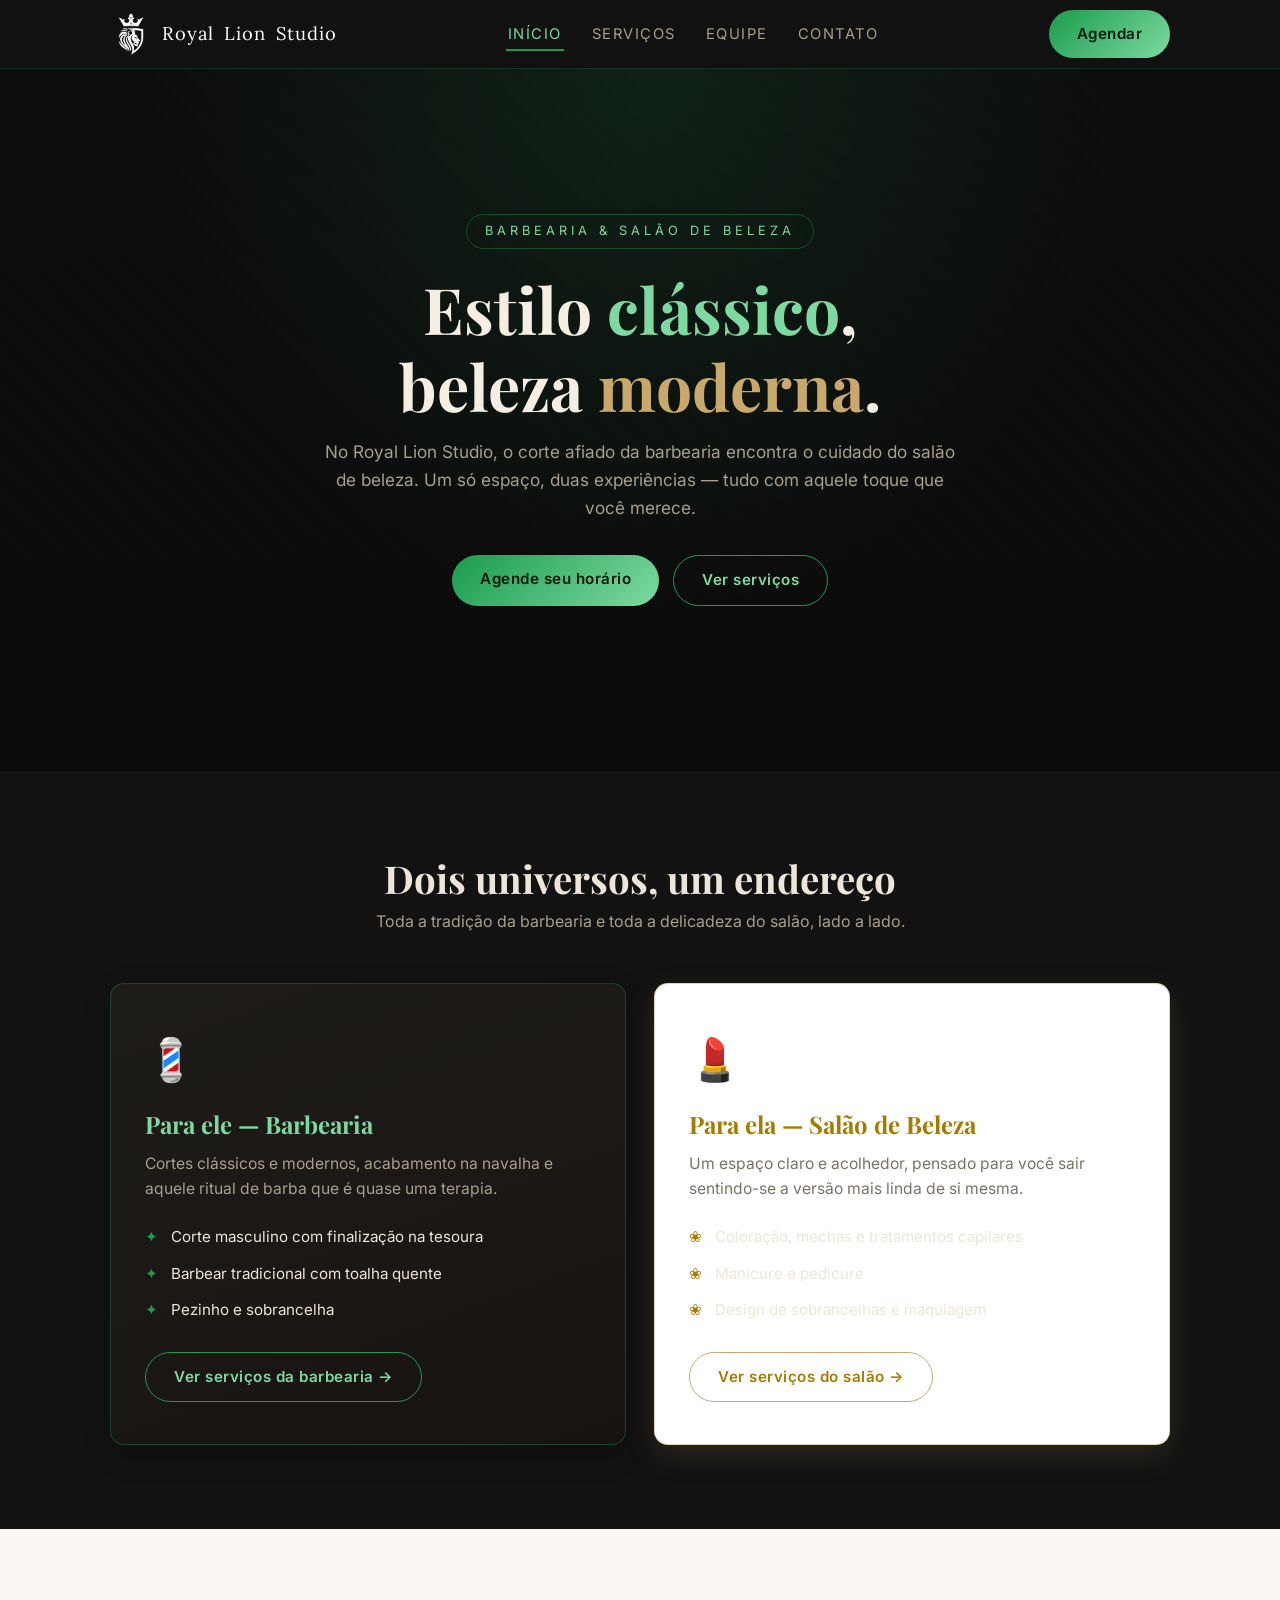
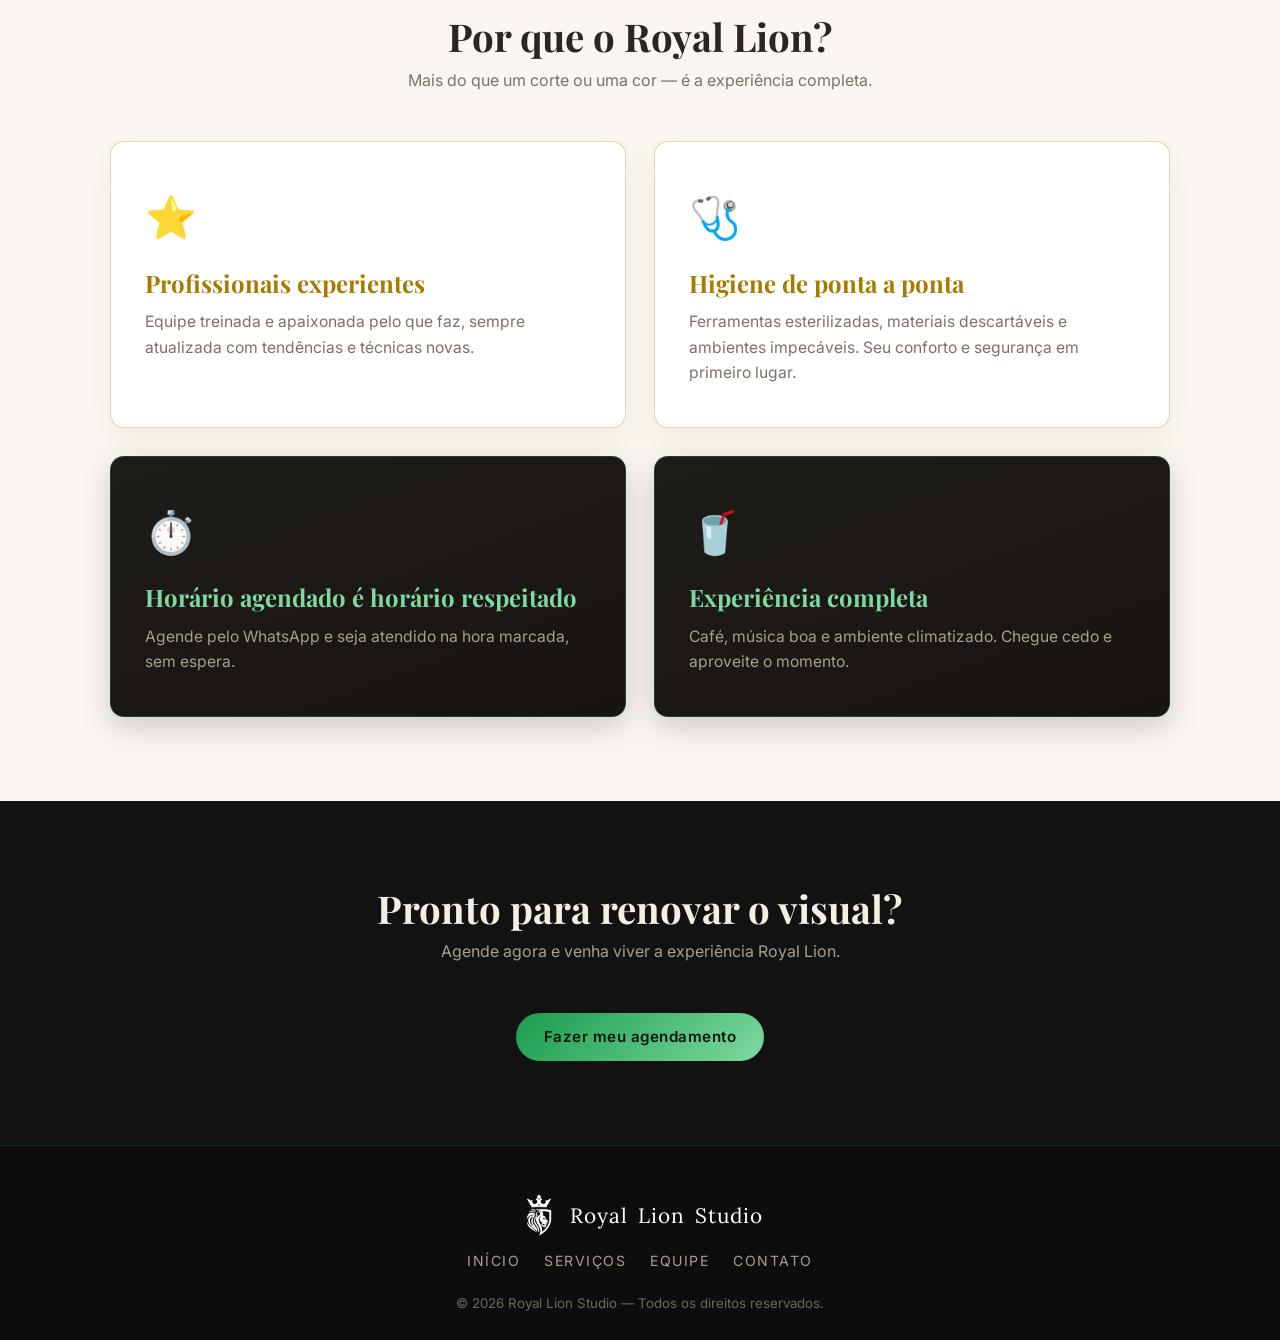
<file: index.html>
<!DOCTYPE html>
<html lang="pt-BR">
<head>
  <meta charset="UTF-8" />
  <meta name="viewport" content="width=device-width, initial-scale=1.0" />
  <title>Royal Lion Studio — Barbearia & Salão de Beleza</title>
  <meta name="description" content="Royal Lion Studio: barbearia clássica e salão de beleza em um só lugar. Cortes, barba, coloração, unhas e muito mais." />
  <link rel="preconnect" href="https://fonts.googleapis.com" />
  <link rel="preconnect" href="https://fonts.gstatic.com" crossorigin />
  <link href="https://fonts.googleapis.com/css2?family=Playfair+Display:wght@600;700&family=Inter:wght@400;600&family=Lora:ital,wght@0,600;0,700&display=swap" rel="stylesheet" />
  <link rel="stylesheet" href="css/style.css" />
</head>
<body>

  <header class="topbar">
    <div class="container">
      <a href="index.html" class="brand">
        <img src="img/logo-royal-lion.png" alt="Logotipo Royal Lion Studio" class="logo-img" /> Royal <span class="two">Lion</span> Studio
      </a>
      <button class="btn-menu" aria-label="Abrir menu">☰</button>
      <nav>
        <ul class="nav-links">
          <li><a href="index.html" class="active">Início</a></li>
          <li class="dropdown">
            <a href="servicos.html">Serviços</a>
            <ul class="dropdown-menu">
              <li><a href="servicos.html#barbearia">💈 Barbearia</a></li>
              <li><a href="servicos.html#salao">💅 Salão de Beleza</a></li>
            </ul>
          </li>
          <li><a href="equipe.html">Equipe</a></li>
          <li><a href="contato.html">Contato</a></li>
        </ul>
      </nav>
      <a href="contato.html" class="btn btn-green">Agendar</a>
    </div>
  </header>

  <section class="hero">
    <div class="container">
      <span class="eyebrow">Barbearia & Salão de Beleza</span>
      <h1>Estilo <span class="green">clássico</span>,<br />beleza <span class="rose">moderna</span>.</h1>
      <p class="lead">
        No Royal Lion Studio, o corte afiado da barbearia encontra o cuidado do salão de beleza.
        Um só espaço, duas experiências — tudo com aquele toque que você merece.
      </p>
      <div class="hero-actions">
        <a href="contato.html" class="btn btn-green">Agende seu horário</a>
        <a href="servicos.html" class="btn btn-outline">Ver serviços</a>
      </div>
    </div>
  </section>

  <section>
    <div class="container">
      <h2 class="section-title">Dois universos, um endereço</h2>
      <p class="section-sub">Toda a tradição da barbearia e toda a delicadeza do salão, lado a lado.</p>
      <div class="split">
        <div class="card card-dark reveal">
          <span class="icon-big">💈</span>
          <h3>Para ele — Barbearia</h3>
          <p>Cortes clássicos e modernos, acabamento na navalha e aquele ritual de barba que é quase uma terapia.</p>
          <ul>
            <li>Corte masculino com finalização na tesoura</li>
            <li>Barbear tradicional com toalha quente</li>
            <li>Pezinho e sobrancelha</li>
          </ul>
          <a href="servicos.html#barbearia" class="btn btn-outline">Ver serviços da barbearia →</a>
        </div>
        <div class="card card-light reveal">
          <span class="icon-big">💄</span>
          <h3>Para ela — Salão de Beleza</h3>
          <p>Um espaço claro e acolhedor, pensado para você sair sentindo-se a versão mais linda de si mesma.</p>
          <ul>
            <li>Coloração, mechas e tratamentos capilares</li>
            <li>Manicure e pedicure</li>
            <li>Design de sobrancelhas e maquiagem</li>
          </ul>
          <a href="servicos.html#salao" class="btn btn-outline-gold">Ver serviços do salão →</a>
        </div>
      </div>
    </div>
  </section>

  <section class="light-section">
    <div class="container">
      <h2 class="section-title">Por que o Royal Lion?</h2>
      <p class="section-sub">Mais do que um corte ou uma cor — é a experiência completa.</p>
      <div class="split">
        <div class="card card-light reveal">
          <span class="icon-big">⭐</span>
          <h3>Profissionais experientes</h3>
          <p>Equipe treinada e apaixonada pelo que faz, sempre atualizada com tendências e técnicas novas.</p>
        </div>
        <div class="card card-light reveal">
          <span class="icon-big">🩺</span>
          <h3>Higiene de ponta a ponta</h3>
          <p>Ferramentas esterilizadas, materiais descartáveis e ambientes impecáveis. Seu conforto e segurança em primeiro lugar.</p>
        </div>
        <div class="card card-dark reveal">
          <span class="icon-big">⏱️</span>
          <h3>Horário agendado é horário respeitado</h3>
          <p>Agende pelo WhatsApp e seja atendido na hora marcada, sem espera.</p>
        </div>
        <div class="card card-dark reveal">
          <span class="icon-big">🥤</span>
          <h3>Experiência completa</h3>
          <p>Café, música boa e ambiente climatizado. Chegue cedo e aproveite o momento.</p>
        </div>
      </div>
    </div>
  </section>

  <section>
    <div class="container" style="text-align:center;">
      <h2 class="section-title" style="color:var(--cream)">Pronto para renovar o visual?</h2>
      <p class="section-sub">Agende agora e venha viver a experiência Royal Lion.</p>
      <a href="contato.html" class="btn btn-green">Fazer meu agendamento</a>
    </div>
  </section>

  <footer>
    <div class="container">
      <a href="index.html" class="brand"><img src="img/logo-royal-lion.png" alt="Logotipo Royal Lion Studio" class="logo-img" /> Royal <span class="two">Lion</span> Studio</a>
      <nav>
        <a href="index.html">Início</a>
        <a href="servicos.html">Serviços</a>
        <a href="equipe.html">Equipe</a>
        <a href="contato.html">Contato</a>
      </nav>
      <small>© 2026 Royal Lion Studio — Todos os direitos reservados.</small>
    </div>
  </footer>

  <script src="js/script.js"></script>
</body>
</html>
</file>
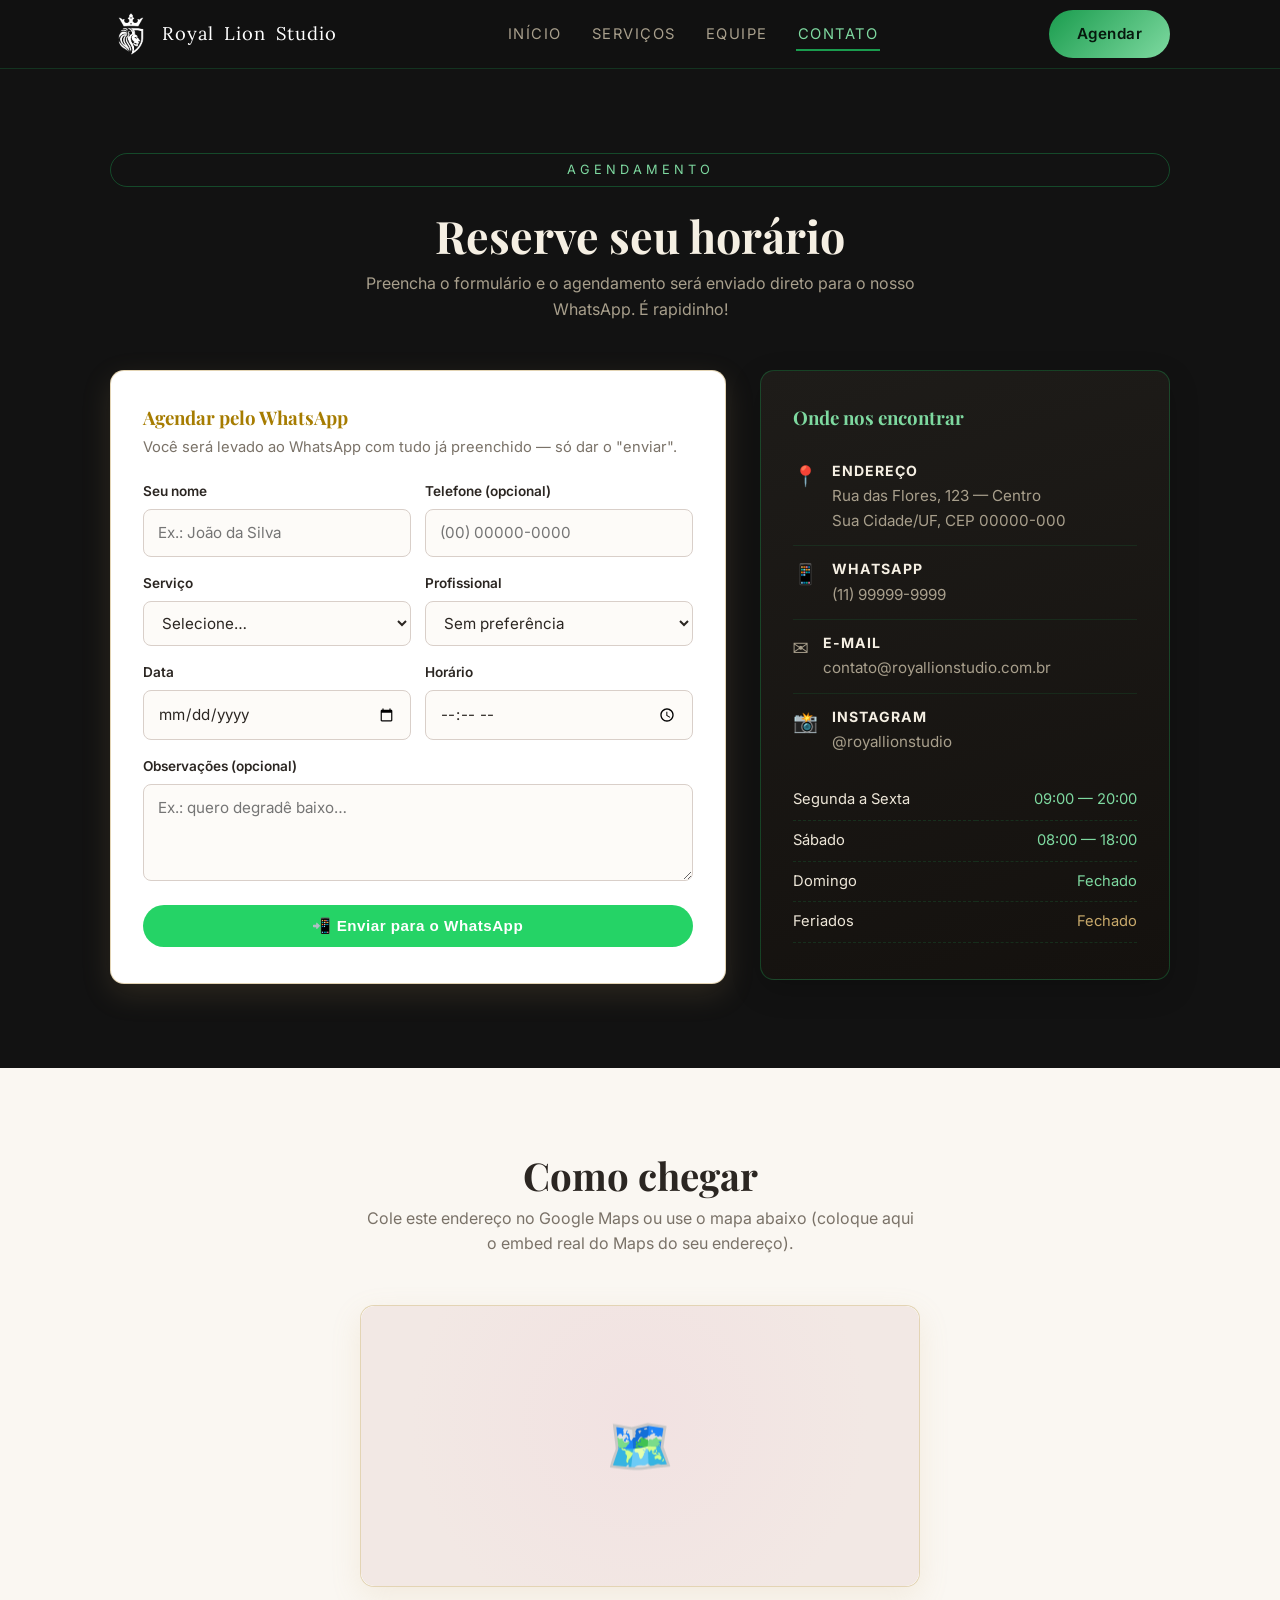
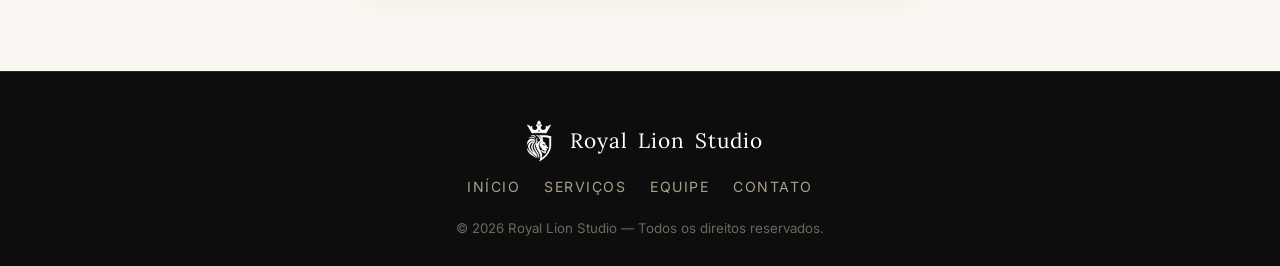
<file: contato.html>
<!DOCTYPE html>
<html lang="pt-BR">
<head>
  <meta charset="UTF-8" />
  <meta name="viewport" content="width=device-width, initial-scale=1.0" />
  <title>Contato & Agendamento — Royal Lion Studio</title>
  <meta name="description" content="Agende seu horário na Royal Lion Studio pelo WhatsApp. Veja horários de funcionamento e como chegar." />
  <link rel="preconnect" href="https://fonts.googleapis.com" />
  <link rel="preconnect" href="https://fonts.gstatic.com" crossorigin />
  <link href="https://fonts.googleapis.com/css2?family=Playfair+Display:wght@600;700&family=Inter:wght@400;600&family=Lora:ital,wght@0,600;0,700&display=swap" rel="stylesheet" />
  <link rel="stylesheet" href="css/style.css" />
</head>
<body>

  <header class="topbar">
    <div class="container">
      <a href="index.html" class="brand">
        <img src="img/logo-royal-lion.png" alt="Logotipo Royal Lion Studio" class="logo-img" /> Royal <span class="two">Lion</span> Studio
      </a>
      <button class="btn-menu" aria-label="Abrir menu">☰</button>
      <nav>
        <ul class="nav-links">
          <li><a href="index.html">Início</a></li>
          <li class="dropdown">
            <a href="servicos.html">Serviços</a>
            <ul class="dropdown-menu">
              <li><a href="servicos.html#barbearia">💈 Barbearia</a></li>
              <li><a href="servicos.html#salao">💅 Salão de Beleza</a></li>
            </ul>
          </li>
          <li><a href="equipe.html">Equipe</a></li>
          <li><a href="contato.html" class="active">Contato</a></li>
        </ul>
      </nav>
      <a href="contato.html" class="btn btn-green">Agendar</a>
    </div>
  </header>

  <section>
    <div class="container">
      <span class="eyebrow" style="text-align:center; display:block;">Agendamento</span>
      <h1 class="section-title" style="color:var(--cream); font-size:clamp(1.8rem,5vw,2.8rem);">Reserve seu horário</h1>
      <p class="section-sub">Preencha o formulário e o agendamento será enviado direto para o nosso WhatsApp. É rapidinho!</p>

      <div class="contact-grid">
        <!-- Formulário -->
        <div class="form-card reveal">
          <h3>Agendar pelo WhatsApp</h3>
          <p>Você será levado ao WhatsApp com tudo já preenchido — só dar o "enviar".</p>
          <form id="booking-form">
            <div class="field-row">
              <div class="field">
                <label for="name">Seu nome</label>
                <input type="text" id="name" name="name" placeholder="Ex.: João da Silva" required />
              </div>
              <div class="field">
                <label for="phone">Telefone (opcional)</label>
                <input type="tel" id="phone" name="phone" placeholder="(00) 00000-0000" />
              </div>
            </div>
            <div class="field-row">
              <div class="field">
                <label for="service">Serviço</label>
                <select id="service" name="service" required>
                  <option value="" disabled selected>Selecione…</option>
                  <optgroup label="Barbearia">
                    <option>Corte masculino</option>
                    <option>Corte + barba (combo)</option>
                    <option>Barbear tradicional</option>
                    <option>Acabamento / pezinho</option>
                  </optgroup>
                  <optgroup label="Salão de Beleza">
                    <option>Corte feminino</option>
                    <option>Escova modelada</option>
                    <option>Coloração / mechas</option>
                    <option>Tratamento capilar</option>
                    <option>Manicure / Pedicure</option>
                    <option>Design de sobrancelhas</option>
                    <option>Maquiagem</option>
                  </optgroup>
                </select>
              </div>
              <div class="field">
                <label for="professional">Profissional</label>
                <select id="professional" name="professional">
                  <option value="">Sem preferência</option>
                  <option>Ricardo Alves</option>
                  <option>Diego Ferreira</option>
                  <option>Camila Souza</option>
                  <option>Juliana Lima</option>
                </select>
              </div>
            </div>
            <div class="field-row">
              <div class="field">
                <label for="date">Data</label>
                <input type="date" id="date" name="date" required />
              </div>
              <div class="field">
                <label for="time">Horário</label>
                <input type="time" id="time" name="time" min="09:00" max="20:00" step="1800" required />
              </div>
            </div>
            <div class="field">
              <label for="notes">Observações (opcional)</label>
              <textarea id="notes" name="notes" rows="3" placeholder="Ex.: quero degradê baixo…"></textarea>
            </div>
            <button type="submit" class="btn btn-whatsapp" style="width:100%;">📲 Enviar para o WhatsApp</button>
          </form>
        </div>

        <!-- Informações -->
        <div class="info-card reveal">
          <h3>Onde nos encontrar</h3>
          <div class="item">
            <span class="ico">📍</span>
            <div>
              <strong>Endereço</strong>
              Rua das Flores, 123 — Centro<br />Sua Cidade/UF, CEP 00000-000
            </div>
          </div>
          <div class="item">
            <span class="ico">📱</span>
            <div>
              <strong>WhatsApp</strong>
              (11) 99999-9999
            </div>
          </div>
          <div class="item">
            <span class="ico">✉️</span>
            <div>
              <strong>E-mail</strong>
              contato@royallionstudio.com.br
            </div>
          </div>
          <div class="item">
            <span class="ico">📸</span>
            <div>
              <strong>Instagram</strong>
              @royallionstudio
            </div>
          </div>

          <table class="hours">
            <tr><td>Segunda a Sexta</td><td>09:00 — 20:00</td></tr>
            <tr><td>Sábado</td><td>08:00 — 18:00</td></tr>
            <tr><td>Domingo</td><td>Fechado</td></tr>
            <tr class="closed"><td>Feriados</td><td>Fechado</td></tr>
          </table>
        </div>
      </div>
    </div>
  </section>

  <section class="light-section">
    <div class="container" style="text-align:center;">
      <h2 class="section-title">Como chegar</h2>
      <p class="section-sub">Cole este endereço no Google Maps ou use o mapa abaixo (coloque aqui o embed real do Maps do seu endereço).</p>
      <div class="card card-light" style="max-width:560px;margin:0 auto;padding:0;">
        <div style="height:280px;display:flex;align-items:center;justify-content:center;background:radial-gradient(circle at 50% 40%, rgba(201,138,138,.25), #f2e8e4 70%);border-radius:var(--radius);font-size:3.4rem;">
          🗺️
        </div>
      </div>
    </div>
  </section>

  <footer>
    <div class="container">
      <a href="index.html" class="brand"><img src="img/logo-royal-lion.png" alt="Logotipo Royal Lion Studio" class="logo-img" /> Royal <span class="two">Lion</span> Studio</a>
      <nav>
        <a href="index.html">Início</a>
        <a href="servicos.html">Serviços</a>
        <a href="equipe.html">Equipe</a>
        <a href="contato.html">Contato</a>
      </nav>
      <small>© 2026 Royal Lion Studio — Todos os direitos reservados.</small>
    </div>
  </footer>

  <script src="js/script.js"></script>
</body>
</html>
</file>
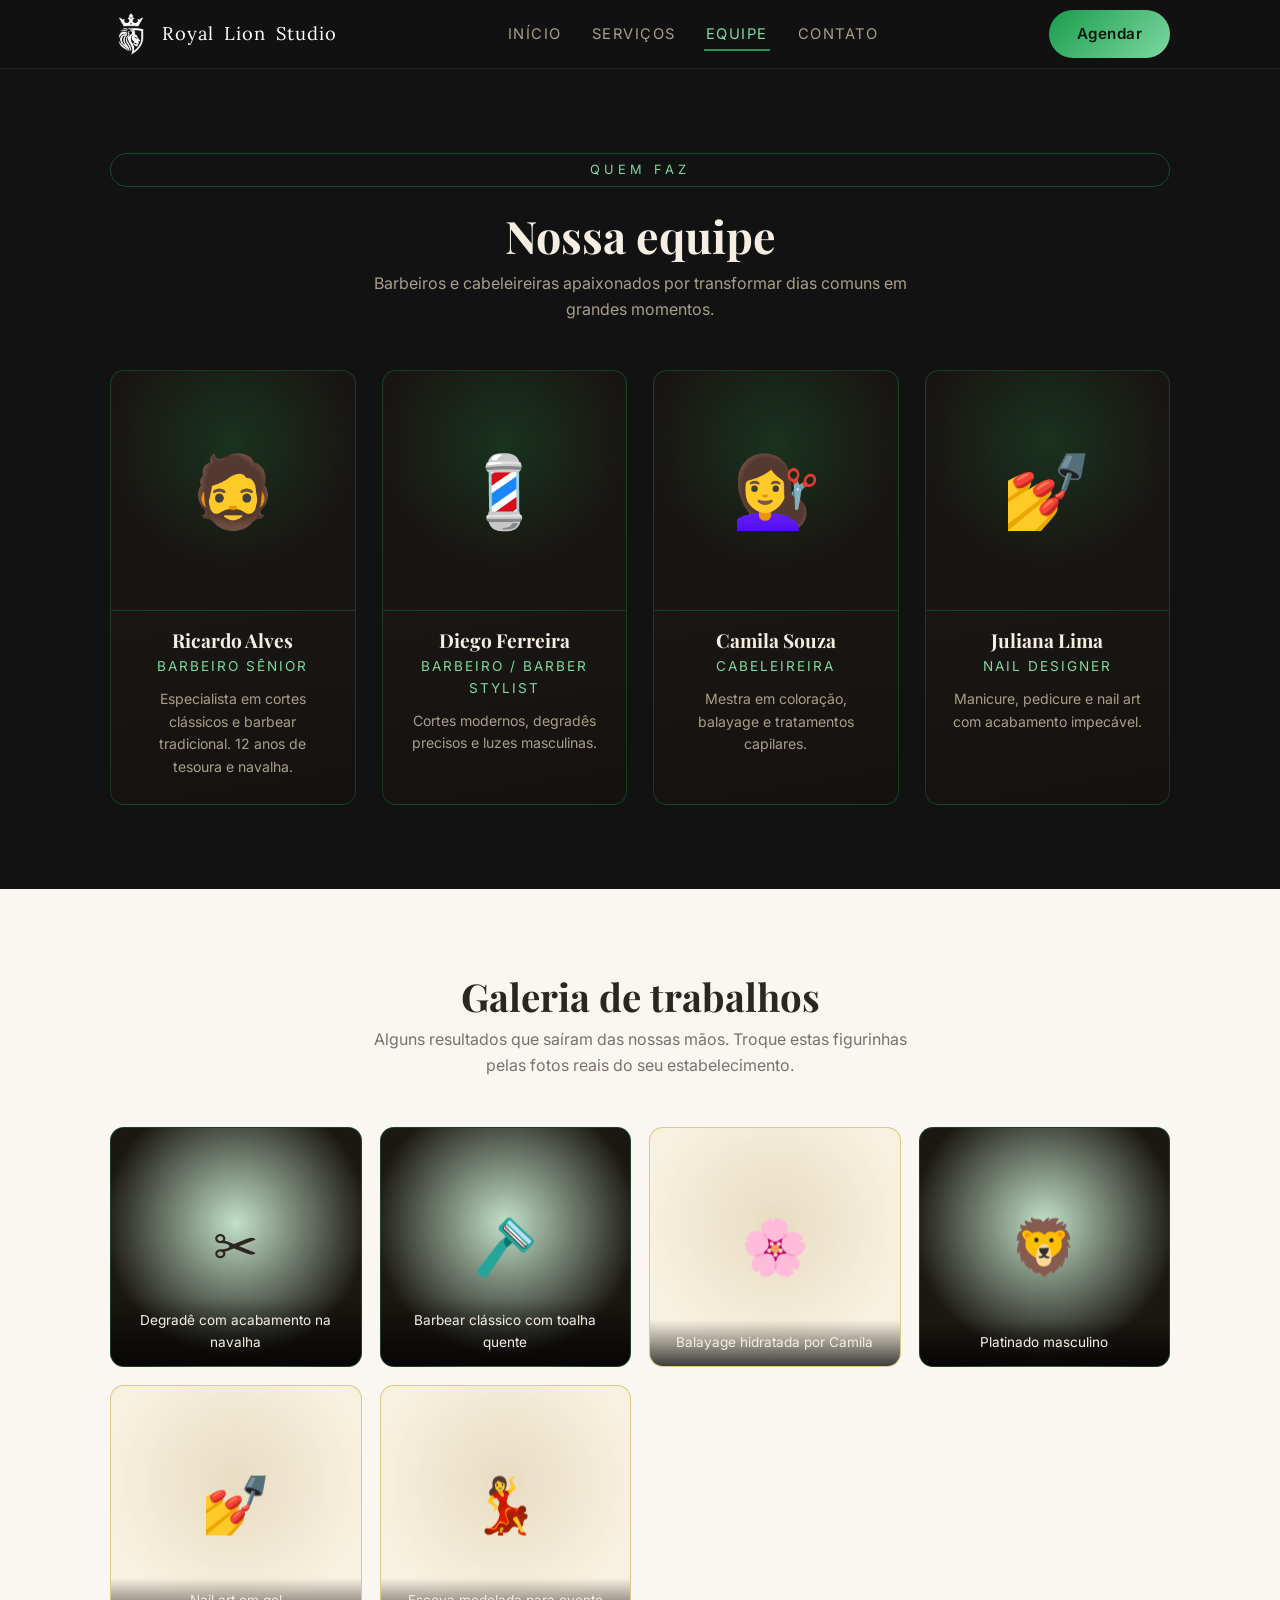
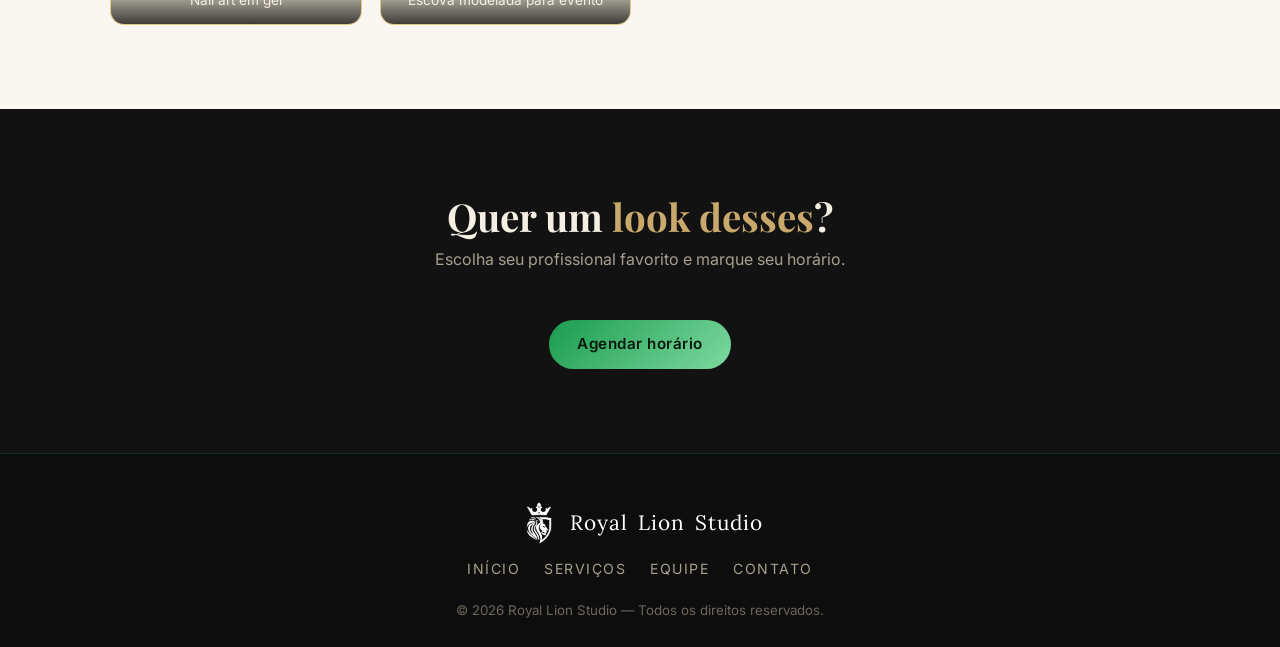
<file: equipe.html>
<!DOCTYPE html>
<html lang="pt-BR">
<head>
  <meta charset="UTF-8" />
  <meta name="viewport" content="width=device-width, initial-scale=1.0" />
  <title>Equipe & Galeria — Royal Lion Studio</title>
  <meta name="description" content="Conheça a equipe da Royal Lion Studio e veja nossos melhores trabalhos." />
  <link rel="preconnect" href="https://fonts.googleapis.com" />
  <link rel="preconnect" href="https://fonts.gstatic.com" crossorigin />
  <link href="https://fonts.googleapis.com/css2?family=Playfair+Display:wght@600;700&family=Inter:wght@400;600&family=Lora:ital,wght@0,600;0,700&display=swap" rel="stylesheet" />
  <link rel="stylesheet" href="css/style.css" />
</head>
<body>

  <header class="topbar">
    <div class="container">
      <a href="index.html" class="brand">
        <img src="img/logo-royal-lion.png" alt="Logotipo Royal Lion Studio" class="logo-img" /> Royal <span class="two">Lion</span> Studio
      </a>
      <button class="btn-menu" aria-label="Abrir menu">☰</button>
      <nav>
        <ul class="nav-links">
          <li><a href="index.html">Início</a></li>
          <li class="dropdown">
            <a href="servicos.html">Serviços</a>
            <ul class="dropdown-menu">
              <li><a href="servicos.html#barbearia">💈 Barbearia</a></li>
              <li><a href="servicos.html#salao">💅 Salão de Beleza</a></li>
            </ul>
          </li>
          <li><a href="equipe.html" class="active">Equipe</a></li>
          <li><a href="contato.html">Contato</a></li>
        </ul>
      </nav>
      <a href="contato.html" class="btn btn-green">Agendar</a>
    </div>
  </header>

  <section>
    <div class="container">
      <span class="eyebrow" style="text-align:center; display:block;">Quem faz</span>
      <h1 class="section-title" style="color:var(--cream); font-size:clamp(1.8rem,5vw,2.8rem);">Nossa equipe</h1>
      <p class="section-sub">Barbeiros e cabeleireiras apaixonados por transformar dias comuns em grandes momentos.</p>

      <div class="team-grid">
        <div class="member reveal">
          <div class="avatar">🧔</div>
          <h3>Ricardo Alves</h3>
          <p class="role">Barbeiro Sênior</p>
          <p class="desc">Especialista em cortes clássicos e barbear tradicional. 12 anos de tesoura e navalha.</p>
        </div>
        <div class="member reveal">
          <div class="avatar">💈</div>
          <h3>Diego Ferreira</h3>
          <p class="role">Barbeiro / Barber Stylist</p>
          <p class="desc">Cortes modernos, degradês precisos e luzes masculinas.</p>
        </div>
        <div class="member reveal">
          <div class="avatar">💇‍♀️</div>
          <h3>Camila Souza</h3>
          <p class="role">Cabeleireira</p>
          <p class="desc">Mestra em coloração, balayage e tratamentos capilares.</p>
        </div>
        <div class="member reveal">
          <div class="avatar">💅</div>
          <h3>Juliana Lima</h3>
          <p class="role">Nail Designer</p>
          <p class="desc">Manicure, pedicure e nail art com acabamento impecável.</p>
        </div>
      </div>
    </div>
  </section>

  <section class="light-section">
    <div class="container">
      <h2 class="section-title">Galeria de trabalhos</h2>
      <p class="section-sub">Alguns resultados que saíram das nossas mãos. Troque estas figurinhas pelas fotos reais do seu estabelecimento.</p>
      <div class="gallery-grid">
        <figure class="g-dark reveal" data-caption="Degradê com acabamento na navalha">✂️</figure>
        <figure class="g-dark reveal" data-caption="Barbear clássico com toalha quente">🪒</figure>
        <figure class="g-light reveal" data-caption="Balayage hidratada por Camila">🌸</figure>
        <figure class="g-dark reveal" data-caption="Platinado masculino">🦁</figure>
        <figure class="g-light reveal" data-caption="Nail art em gel">💅</figure>
        <figure class="g-light reveal" data-caption="Escova modelada para evento">💃</figure>
      </div>
    </div>
  </section>

  <section>
    <div class="container" style="text-align:center;">
      <h2 class="section-title" style="color:var(--cream)">Quer um <span style="color:var(--rose)">look desses</span>?</h2>
      <p class="section-sub">Escolha seu profissional favorito e marque seu horário.</p>
      <a href="contato.html" class="btn btn-green">Agendar horário</a>
    </div>
  </section>

  <footer>
    <div class="container">
      <a href="index.html" class="brand"><img src="img/logo-royal-lion.png" alt="Logotipo Royal Lion Studio" class="logo-img" /> Royal <span class="two">Lion</span> Studio</a>
      <nav>
        <a href="index.html">Início</a>
        <a href="servicos.html">Serviços</a>
        <a href="equipe.html">Equipe</a>
        <a href="contato.html">Contato</a>
      </nav>
      <small>© 2026 Royal Lion Studio — Todos os direitos reservados.</small>
    </div>
  </footer>

  <script src="js/script.js"></script>
</body>
</html>
</file>
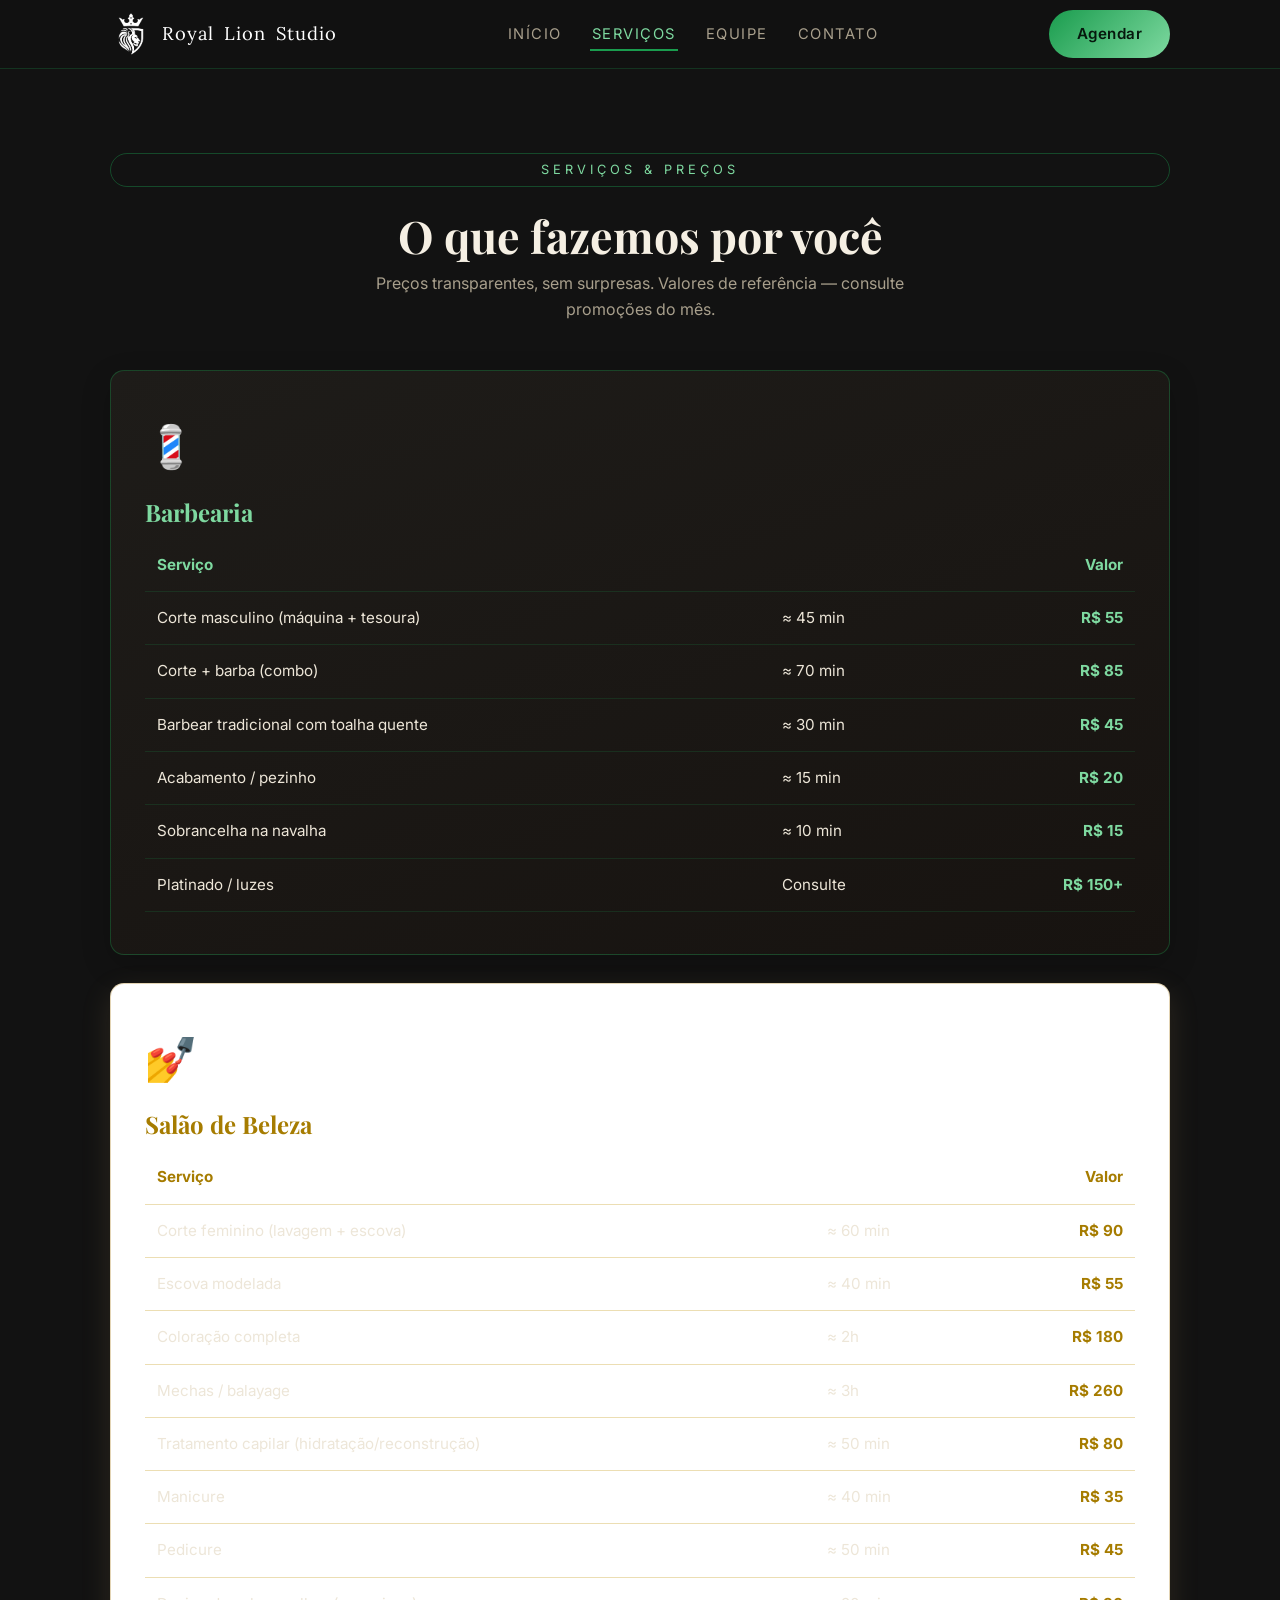
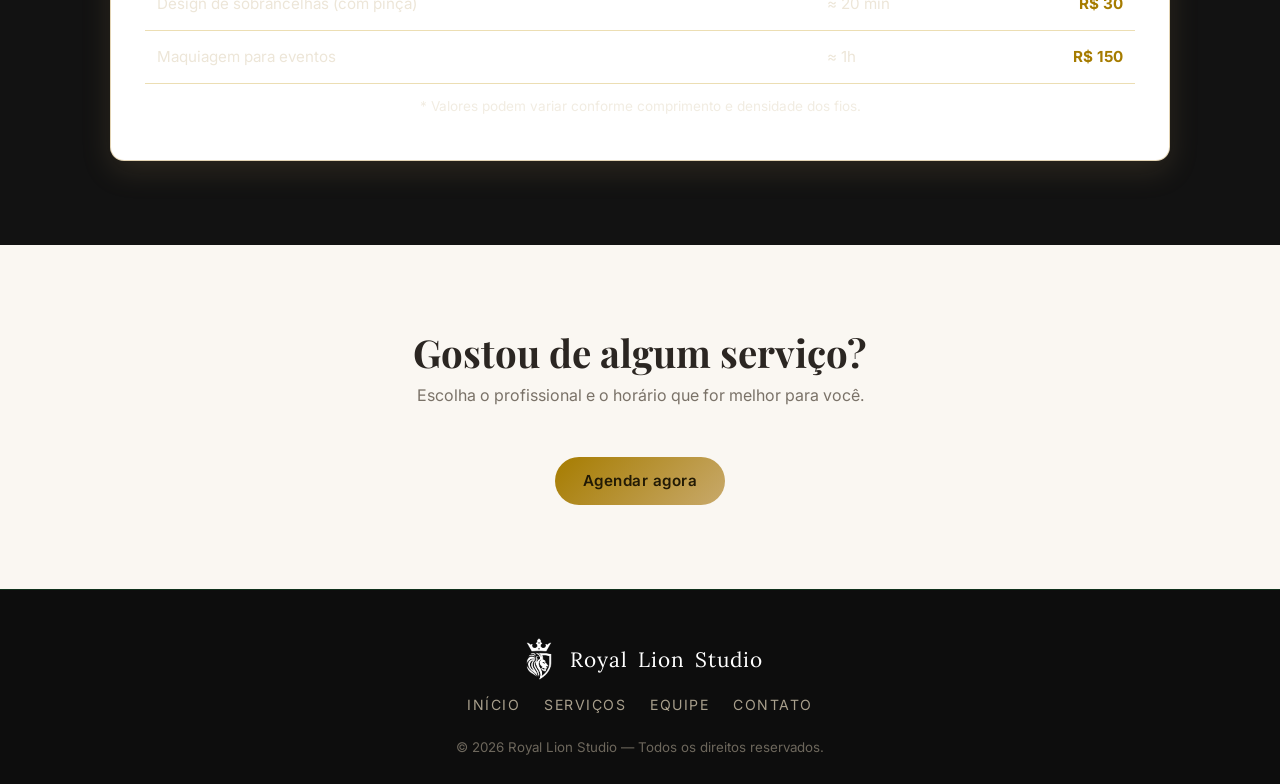
<file: servicos.html>
<!DOCTYPE html>
<html lang="pt-BR">
<head>
  <meta charset="UTF-8" />
  <meta name="viewport" content="width=device-width, initial-scale=1.0" />
  <title>Serviços e Preços — Royal Lion Studio</title>
  <meta name="description" content="Tabela de serviços e preços da Royal Lion Studio: barbearia e salão de beleza." />
  <link rel="preconnect" href="https://fonts.googleapis.com" />
  <link rel="preconnect" href="https://fonts.gstatic.com" crossorigin />
  <link href="https://fonts.googleapis.com/css2?family=Playfair+Display:wght@600;700&family=Inter:wght@400;600&family=Lora:ital,wght@0,600;0,700&display=swap" rel="stylesheet" />
  <link rel="stylesheet" href="css/style.css" />
</head>
<body>

  <header class="topbar">
    <div class="container">
      <a href="index.html" class="brand">
        <img src="img/logo-royal-lion.png" alt="Logotipo Royal Lion Studio" class="logo-img" /> Royal <span class="two">Lion</span> Studio
      </a>
      <button class="btn-menu" aria-label="Abrir menu">☰</button>
      <nav>
        <ul class="nav-links">
          <li><a href="index.html">Início</a></li>
          <li class="dropdown">
            <a href="servicos.html" class="active">Serviços</a>
            <ul class="dropdown-menu">
              <li><a href="servicos.html#barbearia">💈 Barbearia</a></li>
              <li><a href="servicos.html#salao">💅 Salão de Beleza</a></li>
            </ul>
          </li>
          <li><a href="equipe.html">Equipe</a></li>
          <li><a href="contato.html">Contato</a></li>
        </ul>
      </nav>
      <a href="contato.html" class="btn btn-green">Agendar</a>
    </div>
  </header>

  <section>
    <div class="container">
      <span class="eyebrow" style="text-align:center; display:block;">Serviços & Preços</span>
      <h1 class="section-title" style="color:var(--cream); font-size:clamp(1.8rem,5vw,2.8rem);">O que fazemos por você</h1>
      <p class="section-sub">Preços transparentes, sem surpresas. Valores de referência — consulte promoções do mês.</p>

      <div class="card card-dark reveal" id="barbearia" style="margin-bottom:28px;">
        <span class="icon-big">💈</span>
        <h3>Barbearia</h3>
        <table class="price-table">
          <thead>
            <tr><th>Serviço</th><th></th><th style="text-align:right;">Valor</th></tr>
          </thead>
          <tbody>
            <tr><td>Corte masculino (máquina + tesoura)</td><td>≈ 45 min</td><td>R$ 55</td></tr>
            <tr><td>Corte + barba (combo)</td><td>≈ 70 min</td><td>R$ 85</td></tr>
            <tr><td>Barbear tradicional com toalha quente</td><td>≈ 30 min</td><td>R$ 45</td></tr>
            <tr><td>Acabamento / pezinho</td><td>≈ 15 min</td><td>R$ 20</td></tr>
            <tr><td>Sobrancelha na navalha</td><td>≈ 10 min</td><td>R$ 15</td></tr>
            <tr><td>Platinado / luzes</td><td>Consulte</td><td>R$ 150+</td></tr>
          </tbody>
        </table>
      </div>

      <div class="card card-light reveal" id="salao">
        <span class="icon-big">💅</span>
        <h3>Salão de Beleza</h3>
        <table class="price-table">
          <caption>* Valores podem variar conforme comprimento e densidade dos fios.</caption>
          <thead>
            <tr><th>Serviço</th><th></th><th style="text-align:right;">Valor</th></tr>
          </thead>
          <tbody>
            <tr><td>Corte feminino (lavagem + escova)</td><td>≈ 60 min</td><td>R$ 90</td></tr>
            <tr><td>Escova modelada</td><td>≈ 40 min</td><td>R$ 55</td></tr>
            <tr><td>Coloração completa</td><td>≈ 2h</td><td>R$ 180</td></tr>
            <tr><td>Mechas / balayage</td><td>≈ 3h</td><td>R$ 260</td></tr>
            <tr><td>Tratamento capilar (hidratação/reconstrução)</td><td>≈ 50 min</td><td>R$ 80</td></tr>
            <tr><td>Manicure</td><td>≈ 40 min</td><td>R$ 35</td></tr>
            <tr><td>Pedicure</td><td>≈ 50 min</td><td>R$ 45</td></tr>
            <tr><td>Design de sobrancelhas (com pinça)</td><td>≈ 20 min</td><td>R$ 30</td></tr>
            <tr><td>Maquiagem para eventos</td><td>≈ 1h</td><td>R$ 150</td></tr>
          </tbody>
        </table>
      </div>
    </div>
  </section>

  <section class="light-section">
    <div class="container" style="text-align:center;">
      <h2 class="section-title">Gostou de algum serviço?</h2>
      <p class="section-sub">Escolha o profissional e o horário que for melhor para você.</p>
      <a href="contato.html" class="btn btn-rose">Agendar agora</a>
    </div>
  </section>

  <footer>
    <div class="container">
      <a href="index.html" class="brand"><img src="img/logo-royal-lion.png" alt="Logotipo Royal Lion Studio" class="logo-img" /> Royal <span class="two">Lion</span> Studio</a>
      <nav>
        <a href="index.html">Início</a>
        <a href="servicos.html">Serviços</a>
        <a href="equipe.html">Equipe</a>
        <a href="contato.html">Contato</a>
      </nav>
      <small>© 2026 Royal Lion Studio — Todos os direitos reservados.</small>
    </div>
  </footer>

  <script src="js/script.js"></script>
</body>
</html>
</file>
<file: css/style.css>
/* ============================================
   ROYAL LION STUDIO — Folha de estilos global
   Tema misto: barbearia (escura) + salão (claro)
   ============================================ */

:root {
  /* Tema escuro — Barbearia */
  --dark-bg: #121212;
  --dark-bg-2: #1a1a1a;
  --dark-card: #1e1c19;
  /* Verde da barbearia (preto + branco + verde) */
  --green: #1a9c4e;
  --green-soft: #7ed9a0;
  --cream: #f5efe3;
  --text-light: #ede6d8;
  --muted-light: #a89f8c;

  /* Tema claro — Salão (verde suave, combina com preto + verde) */
  --light-bg: #faf7f2;
  --light-card: #ffffff;
  --rose: #c8a96b;
  --rose-deep: #a67c00;
  --ink: #2b2622;
  --muted-dark: #7a7268;

  --radius: 14px;
  --shadow: 0 10px 30px rgba(0, 0, 0, 0.18);
  --maxw: 1100px;
}

* { margin: 0; padding: 0; box-sizing: border-box; }

html { scroll-behavior: smooth; }

body {
  font-family: "Inter", system-ui, sans-serif;
  background: var(--dark-bg);
  color: var(--text-light);
  line-height: 1.6;
}

h1, h2, h3 {
  font-family: "Playfair Display", serif;
  line-height: 1.2;
}

img { max-width: 100%; display: block; }

a { color: inherit; text-decoration: none; }

.container {
  max-width: var(--maxw);
  margin: 0 auto;
  padding: 0 20px;
}

/* ---------- Cabeçalho / Navegação ---------- */

.topbar {
  position: sticky;
  top: 0;
  z-index: 50;
  background: rgba(18, 18, 18, 0.92);
  backdrop-filter: blur(8px);
  border-bottom: 1px solid rgba(26, 156, 78, 0.25);
}

.topbar .container {
  display: flex;
  align-items: center;
  justify-content: space-between;
  height: 68px;
  gap: 16px;
}

.brand {
  display: flex;
  align-items: center;
  gap: 10px;
  font-family: "Lora", serif;
  font-size: 1.15rem;
  letter-spacing: 1px;
  color: #ffffff;
  white-space: nowrap;
}

.brand .icon { font-size: 1.4em; }
.brand span.two { color: #ffffff; }

.brand .logo-img {
  height: 42px;
  width: 42px;
  object-fit: contain;
  flex-shrink: 0;
}

.nav-links {
  display: flex;
  gap: 26px;
  list-style: none;
}

.nav-links a {
  font-size: 0.92rem;
  text-transform: uppercase;
  letter-spacing: 1.5px;
  color: var(--muted-light);
  padding: 6px 2px;
  border-bottom: 2px solid transparent;
  transition: color 0.2s, border-color 0.2s;
}

.nav-links a:hover { color: var(--cream); }
.nav-links a.active { color: var(--green-soft); border-color: var(--green); }

/* Dropdown hover (Serviços) */

.dropdown { position: relative; }

.dropdown-menu {
  position: absolute;
  top: calc(100% + 6px);
  left: 50%;
  transform: translate(-50%, 8px);
  min-width: 210px;
  background: #161616;
  border: 1px solid rgba(26, 156, 78, 0.35);
  border-radius: 10px;
  padding: 8px 0;
  list-style: none;
  box-shadow: 0 12px 28px rgba(0, 0, 0, 0.45);
  opacity: 0;
  visibility: hidden;
  transition: opacity 0.2s, transform 0.2s, visibility 0.2s;
  z-index: 60;
}

.dropdown:hover .dropdown-menu,
.dropdown:focus-within .dropdown-menu {
  opacity: 1;
  visibility: visible;
  transform: translate(-50%, 0);
}

.dropdown-menu li { display: block; }

.dropdown-menu a {
  display: block;
  padding: 10px 18px;
  border-bottom: none;
  font-size: 0.85rem;
  letter-spacing: 1px;
  color: var(--muted-light);
  white-space: nowrap;
}

.dropdown-menu a:hover {
  color: #fff;
  background: rgba(26, 156, 78, 0.15);
}

/* Âncoras: conta com a barra de navegação fixa */
.card, [id] { scroll-margin-top: 92px; }

/* Botão dentro dos cartões da página inicial */
.card .btn { margin-top: 24px; }

.btn-menu {
  display: none;
  background: none;
  border: 1px solid var(--green);
  color: var(--green-soft);
  font-size: 1.3rem;
  padding: 4px 12px;
  border-radius: 8px;
  cursor: pointer;
}

.btn {
  display: inline-block;
  padding: 12px 28px;
  border-radius: 999px;
  font-weight: 600;
  font-size: 0.95rem;
  letter-spacing: 0.5px;
  cursor: pointer;
  border: none;
  transition: transform 0.15s, box-shadow 0.15s, background 0.15s;
}

.btn:hover { transform: translateY(-2px); }

.btn-green {
  background: linear-gradient(135deg, var(--green), var(--green-soft));
  color: #06180d;
}
.btn-green:hover { box-shadow: 0 8px 20px rgba(26, 156, 78, 0.35); }

.btn-rose {
  background: linear-gradient(135deg, var(--rose-deep), var(--rose));
  color: #221a05;
}
.btn-rose:hover { box-shadow: 0 8px 20px rgba(201, 162, 39, 0.4); }

.btn-outline {
  background: transparent;
  border: 1px solid var(--green);
  color: var(--green-soft);
}
.btn-outline:hover { background: rgba(26, 156, 78, 0.12); }

.btn-outline-gold {
  background: transparent;
  border: 1px solid var(--rose);
  color: var(--rose-deep);
}
.btn-outline-gold:hover { background: rgba(200, 169, 107, 0.15); }

.btn-whatsapp {
  background: #25d366;
  color: #fff;
}
.btn-whatsapp:hover { box-shadow: 0 8px 20px rgba(37, 211, 102, 0.4); }

/* ---------- Hero ---------- */

.hero {
  min-height: 78vh;
  display: flex;
  align-items: center;
  text-align: center;
  background:
    radial-gradient(ellipse at 50% 0%, rgba(26, 156, 78, 0.14), transparent 55%),
    linear-gradient(rgba(10, 10, 10, 0.72), rgba(10, 10, 10, 0.86)),
    repeating-linear-gradient(45deg, #161616 0 12px, #131313 12px 24px);
}

.hero .container { padding-top: 60px; padding-bottom: 80px; }

.eyebrow {
  display: inline-block;
  text-transform: uppercase;
  letter-spacing: 4px;
  font-size: 0.8rem;
  color: var(--green-soft);
  border: 1px solid rgba(26, 156, 78, 0.4);
  padding: 6px 18px;
  border-radius: 999px;
  margin-bottom: 22px;
}

.hero h1 {
  font-size: clamp(2.2rem, 6vw, 4rem);
  color: var(--cream);
  margin-bottom: 14px;
}

.hero h1 .green { color: var(--green-soft); }
.hero h1 .rose { color: var(--rose); }

.hero p.lead {
  max-width: 640px;
  margin: 0 auto 34px;
  color: var(--muted-light);
  font-size: 1.08rem;
}

.hero-actions { display: flex; gap: 14px; justify-content: center; flex-wrap: wrap; }

/* ---------- Seções genéricas ---------- */

section { padding: 84px 0; }

.section-title {
  text-align: center;
  font-size: clamp(1.6rem, 4vw, 2.4rem);
  margin-bottom: 8px;
}

.section-sub {
  text-align: center;
  color: var(--muted-light);
  max-width: 560px;
  margin: 0 auto 48px;
}

/* Tema claro alternado (parte salão) */

.light-section {
  background: var(--light-bg);
  color: var(--ink);
}
.light-section .section-sub { color: var(--muted-dark); }

/* ---------- Cartões de destaque (Sobre) ---------- */

.split {
  display: grid;
  grid-template-columns: 1fr 1fr;
  gap: 28px;
}

.card {
  padding: 42px 34px;
  border-radius: var(--radius);
  position: relative;
  overflow: hidden;
}

.card-dark {
  background: linear-gradient(160deg, var(--dark-card), #171310);
  border: 1px solid rgba(26, 156, 78, 0.35);
  box-shadow: var(--shadow);
}

.card-light {
  background: var(--light-card);
  border: 1px solid rgba(200, 169, 107, 0.5);
  box-shadow: 0 10px 30px rgba(200, 169, 107, 0.15);
}

.card h3 { font-size: 1.5rem; margin-bottom: 12px; }

.card-dark h3 { color: var(--green-soft); }
.card-light h3 { color: var(--rose-deep); }

.card p { font-size: 0.98rem; }
.card-dark p { color: var(--muted-light); }
.card-light p { color: var(--muted-dark); }

.card .icon-big {
  font-size: 2.6rem;
  margin-bottom: 18px;
  display: block;
}

.card ul { margin-top: 18px; padding-left: 0; list-style: none; }
.card ul li { padding: 6px 0 6px 26px; position: relative; font-size: 0.95rem; }
.card-dark ul li::before { content: "✦"; color: var(--green); left: 0; position: absolute; }
.card-light ul li::before { content: "❀"; color: var(--rose-deep); left: 0; position: absolute; }

/* ---------- Serviços / Preços ---------- */

.price-table { width: 100%; border-collapse: collapse; margin-top: 10px; }

.price-table caption { caption-side: bottom; padding-top: 12px; font-size: 0.85rem; opacity: 0.75; }

.price-table th, .price-table td {
  padding: 14px 12px;
  text-align: left;
  border-bottom: 1px solid;
  font-size: 0.95rem;
}

.card-dark .price-table th, .card-dark .price-table td { border-color: rgba(26, 156, 78, 0.18); }
.card-dark .price-table th { color: var(--green-soft); }

.card-light .price-table th, .card-light .price-table td { border-color: rgba(201, 162, 39, 0.35); }
.card-light .price-table th { color: var(--rose-deep); }

.price-table td:last-child { text-align: right; font-weight: 700; white-space: nowrap; }
.card-dark .price-table td:last-child { color: var(--green-soft); }
.card-light .price-table td:last-child { color: var(--rose-deep); }

/* ---------- Equipe ---------- */

.team-grid {
  display: grid;
  grid-template-columns: repeat(auto-fit, minmax(230px, 1fr));
  gap: 26px;
}

.member {
  border-radius: var(--radius);
  overflow: hidden;
  background: linear-gradient(170deg, var(--dark-card), #14110e);
  border: 1px solid rgba(26, 156, 78, 0.3);
  text-align: center;
  padding-bottom: 26px;
  transition: transform 0.25s;
}

.member:hover { transform: translateY(-6px); }

.member .avatar {
  width: 100%;
  height: 240px;
  display: flex;
  align-items: center;
  justify-content: center;
  font-size: 4.4rem;
  background:
    radial-gradient(circle at 50% 30%, rgba(26, 156, 78, 0.22), transparent 60%),
    #191512;
  border-bottom: 1px solid rgba(26, 156, 78, 0.3);
}

.member h3 { color: var(--cream); margin: 18px 0 4px; font-size: 1.2rem; }

.member .role {
  color: var(--green-soft);
  font-size: 0.85rem;
  text-transform: uppercase;
  letter-spacing: 2px;
}

.member p.desc {
  color: var(--muted-light);
  font-size: 0.88rem;
  padding: 10px 22px 0;
}

/* ---------- Galeria ---------- */

.gallery-grid {
  display: grid;
  grid-template-columns: repeat(auto-fit, minmax(240px, 1fr));
  gap: 18px;
}

.gallery-grid figure {
  border-radius: var(--radius);
  height: 240px;
  display: flex;
  align-items: center;
  justify-content: center;
  font-size: 3.4rem;
  overflow: hidden;
  position: relative;
  cursor: pointer;
  transition: transform 0.25s;
}

.gallery-grid figure:hover { transform: scale(1.03); }

.gallery-grid figure::after {
  content: attr(data-caption);
  position: absolute;
  bottom: 0; left: 0; right: 0;
  padding: 12px;
  font-size: 0.85rem;
  text-align: center;
  background: linear-gradient(transparent, rgba(0, 0, 0, 0.75));
  color: var(--cream);
}

.g-dark { background: radial-gradient(circle at 50% 40%, rgba(26, 156, 78, 0.25), #1b1712 70%); border: 1px solid rgba(26, 156, 78, 0.3); }
.g-light { background: radial-gradient(circle at 50% 40%, rgba(200, 169, 107, 0.35), #f7f1df 70%); border: 1px solid rgba(201, 162, 39, 0.5); }

/* ---------- Contato / Agendamento ---------- */

.contact-grid {
  display: grid;
  grid-template-columns: 1.2fr 0.8fr;
  gap: 34px;
  align-items: start;
}

.form-card {
  background: var(--light-card);
  color: var(--ink);
  border-radius: var(--radius);
  padding: 36px 32px;
  border: 1px solid rgba(200, 169, 107, 0.5);
  box-shadow: 0 10px 30px rgba(200, 169, 107, 0.15);
}

.form-card h3 { color: var(--rose-deep); margin-bottom: 6px; }
.form-card > p { color: var(--muted-dark); font-size: 0.92rem; margin-bottom: 22px; }

.field { margin-bottom: 16px; }

.field label {
  display: block;
  font-size: 0.85rem;
  font-weight: 600;
  margin-bottom: 6px;
  color: var(--ink);
}

.field input,
.field select,
.field textarea {
  width: 100%;
  padding: 11px 14px;
  border: 1px solid #d9cfc9;
  border-radius: 8px;
  font: inherit;
  font-size: 0.95rem;
  background: #fdfbf8;
  color: var(--ink);
}

.field input:focus, .field select:focus, .field textarea:focus {
  outline: 2px solid var(--rose);
  border-color: var(--rose);
}

.field-row { display: grid; grid-template-columns: 1fr 1fr; gap: 14px; }

.info-card {
  background: linear-gradient(165deg, var(--dark-card), #14110e);
  border: 1px solid rgba(26, 156, 78, 0.35);
  border-radius: var(--radius);
  padding: 36px 32px;
  box-shadow: var(--shadow);
}

.info-card h3 { color: var(--green-soft); margin-bottom: 18px; }

.info-card .item {
  display: flex;
  gap: 14px;
  align-items: flex-start;
  padding: 12px 0;
  border-bottom: 1px solid rgba(26, 156, 78, 0.15);
  font-size: 0.95rem;
  color: var(--muted-light);
}

.info-card .item:last-of-type { border-bottom: none; }
.info-card .item .ico { font-size: 1.25rem; }
.info-card .item strong { display: block; color: var(--cream); font-size: 0.88rem; text-transform: uppercase; letter-spacing: 1px; margin-bottom: 2px; }

.hours { width: 100%; border-collapse: collapse; margin-top: 14px; }
.hours td { padding: 8px 0; font-size: 0.92rem; border-bottom: 1px dashed rgba(26, 156, 78, 0.2); }
.hours td:last-child { text-align: right; color: var(--green-soft); }
.hours .closed td:last-child { color: var(--rose); }

/* ---------- Rodapé ---------- */

footer {
  background: #0d0d0d;
  border-top: 1px solid rgba(26, 156, 78, 0.25);
  padding: 48px 0 26px;
  text-align: center;
}

footer .brand { justify-content: center; margin-bottom: 14px; font-size: 1.3rem; }

footer nav {
  display: flex;
  gap: 24px;
  justify-content: center;
  flex-wrap: wrap;
  margin-bottom: 20px;
  font-size: 0.88rem;
  text-transform: uppercase;
  letter-spacing: 1.5px;
}

footer nav a { color: var(--muted-light); }
footer nav a:hover { color: var(--green-soft); }

footer small { color: #6d675c; display: block; }

/* ---------- Animações ---------- */

.reveal {
  opacity: 0;
  transform: translateY(24px);
  transition: opacity 0.6s ease, transform 0.6s ease;
}

.reveal.visible { opacity: 1; transform: none; }

/* ---------- Responsivo ---------- */

@media (max-width: 860px) {
  .split, .contact-grid { grid-template-columns: 1fr; }

  .btn-menu { display: block; }

  .nav-links {
    display: none;
    position: absolute;
    top: 68px;
    left: 0;
    right: 0;
    background: #121212;
    flex-direction: column;
    gap: 0;
    border-bottom: 1px solid rgba(26, 156, 78, 0.3);
    padding: 10px 0;
  }

  .nav-links.open { display: flex; }

  .nav-links a {
    padding: 14px 24px;
    border-bottom: none;
  }

  .dropdown-menu {
    position: static;
    transform: none;
    opacity: 1;
    visibility: visible;
    box-shadow: none;
    border: none;
    background: rgba(26, 156, 78, 0.08);
    display: none;
    min-width: 0;
  }

  .dropdown:hover .dropdown-menu,
  .dropdown:focus-within .dropdown-menu {
    display: block;
    transform: none;
  }

  .dropdown-menu a { padding-left: 40px; }
}
</file>
